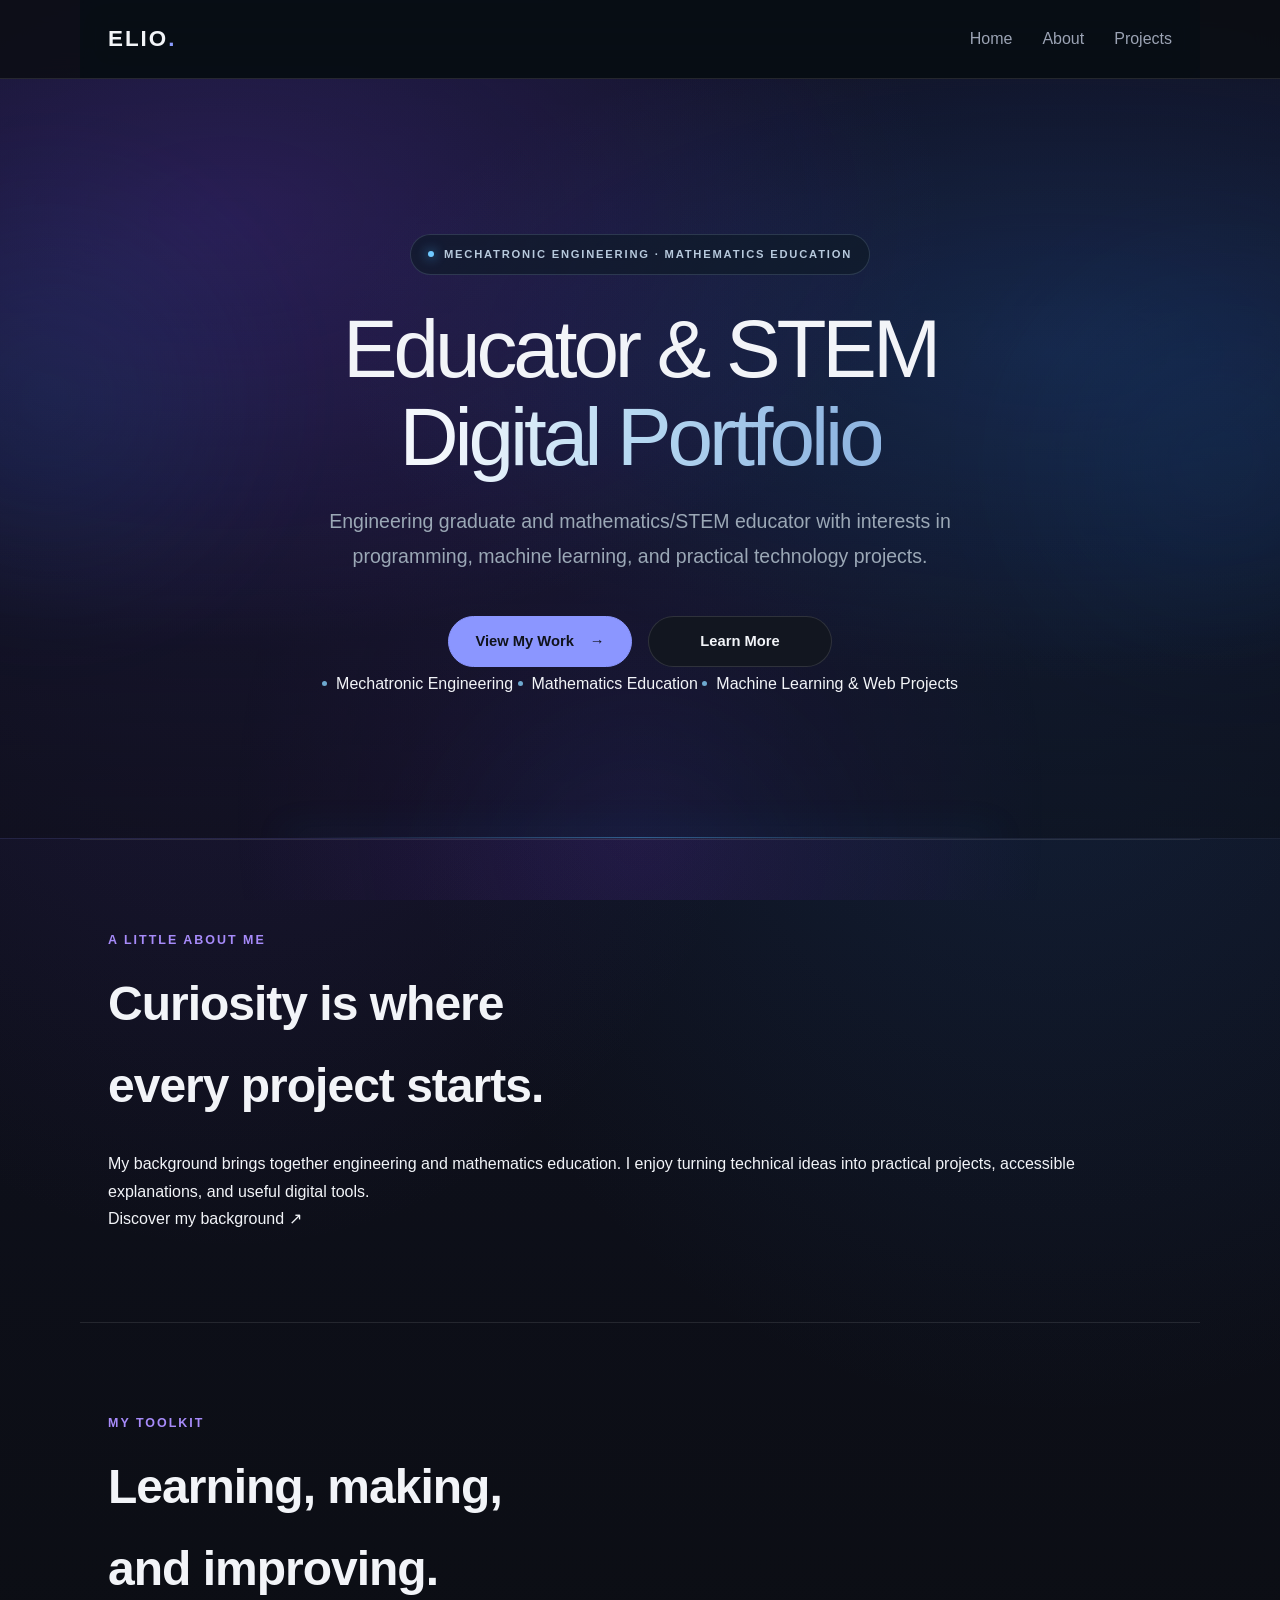
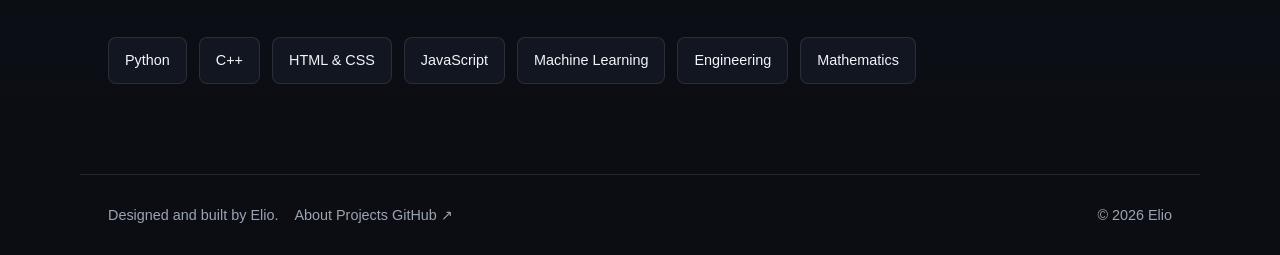
<file: index.html>
<!DOCTYPE html>
<html lang="en">
<head>
    <meta charset="UTF-8">
    <meta name="viewport" content="width=device-width, initial-scale=1.0">
    <title>Elio | Engineering & Technology Portfolio</title>
    <meta name="description" content="Explore Elio's work in mechatronic engineering, mathematics education, machine learning, and web development.">
    <meta name="theme-color" content="#080e16">
    <link rel="stylesheet" href="style.css">
</head>
<body class="homepage">
    <header>
        <nav class="navbar">
            <a href="index.html" class="logo">ELIO<span>.</span></a>
            <ul class="nav-links">
                <li><a href="index.html" aria-current="page">Home</a></li>
                <li><a href="about.html">About</a></li>
                <li><a href="projects.html">Projects</a></li>
            </ul>
        </nav>
    </header>

    <main>
        <section class="centered-hero">
            <div class="hero-light hero-light-one"></div>
            <div class="hero-light hero-light-two"></div>
            <div class="hero-light hero-light-three"></div>
            
            <div class="hero-content-centered">
                <p class="hero-eyebrow"><span class="status-dot"></span> MECHATRONIC ENGINEERING · MATHEMATICS EDUCATION</p>
                <h1>Educator & STEM<br><span>Digital Portfolio</span></h1>
                <p class="hero-subtitle">
                    Engineering graduate and mathematics/STEM educator with interests in programming, machine learning, and practical technology projects.
                </p>
                
                <div class="hero-actions-centered">
                    <a href="projects.html" class="button primary-button">View My Work <span aria-hidden="true">→</span></a>
                    <a href="about.html" class="button secondary-button">Learn More</a>
                </div>
                
                <div class="hero-highlights">
                    <span><i></i> Mechatronic Engineering</span>
                    <span><i></i> Mathematics Education</span>
                    <span><i></i> Machine Learning & Web Projects</span>
                </div>
                
            </div>
            <div class="hero-bottom-glow" aria-hidden="true"></div>
        </section>

        <section class="section home-intro">
            <div>
                <p class="section-label">A LITTLE ABOUT ME</p>
                <h2>Curiosity is where<br><span>every project starts.</span></h2>
            </div>
            
            <div class="home-intro-copy">
                <p>My background brings together engineering and mathematics education. I enjoy turning technical ideas into practical projects, accessible explanations, and useful digital tools.</p>
                <a class="text-link" href="about.html">Discover my background ↗</a>
            </div>
        </section>


        <section class="section home-skills">
            <div>
                <p class="section-label">MY TOOLKIT</p>
                <h2>Learning, making,<br><span>and improving.</span></h2>
            </div>
            <div class="skills-list">
                <span>Python</span><span>C++</span><span>HTML & CSS</span><span>JavaScript</span><span>Machine Learning</span><span>Engineering</span><span>Mathematics</span>
            </div>
        </section>

    <footer>
        <p>Designed and built by Elio.</p>
        <div><a href="about.html">About</a>
            <a href="projects.html">Projects</a>
            <a href="https://github.com/E1io777" target="_blank" rel="noopener noreferrer">GitHub ↗</a>
        </div>
    </footer>
    <script src="script.js"></script>
</body>
</html>
</file>
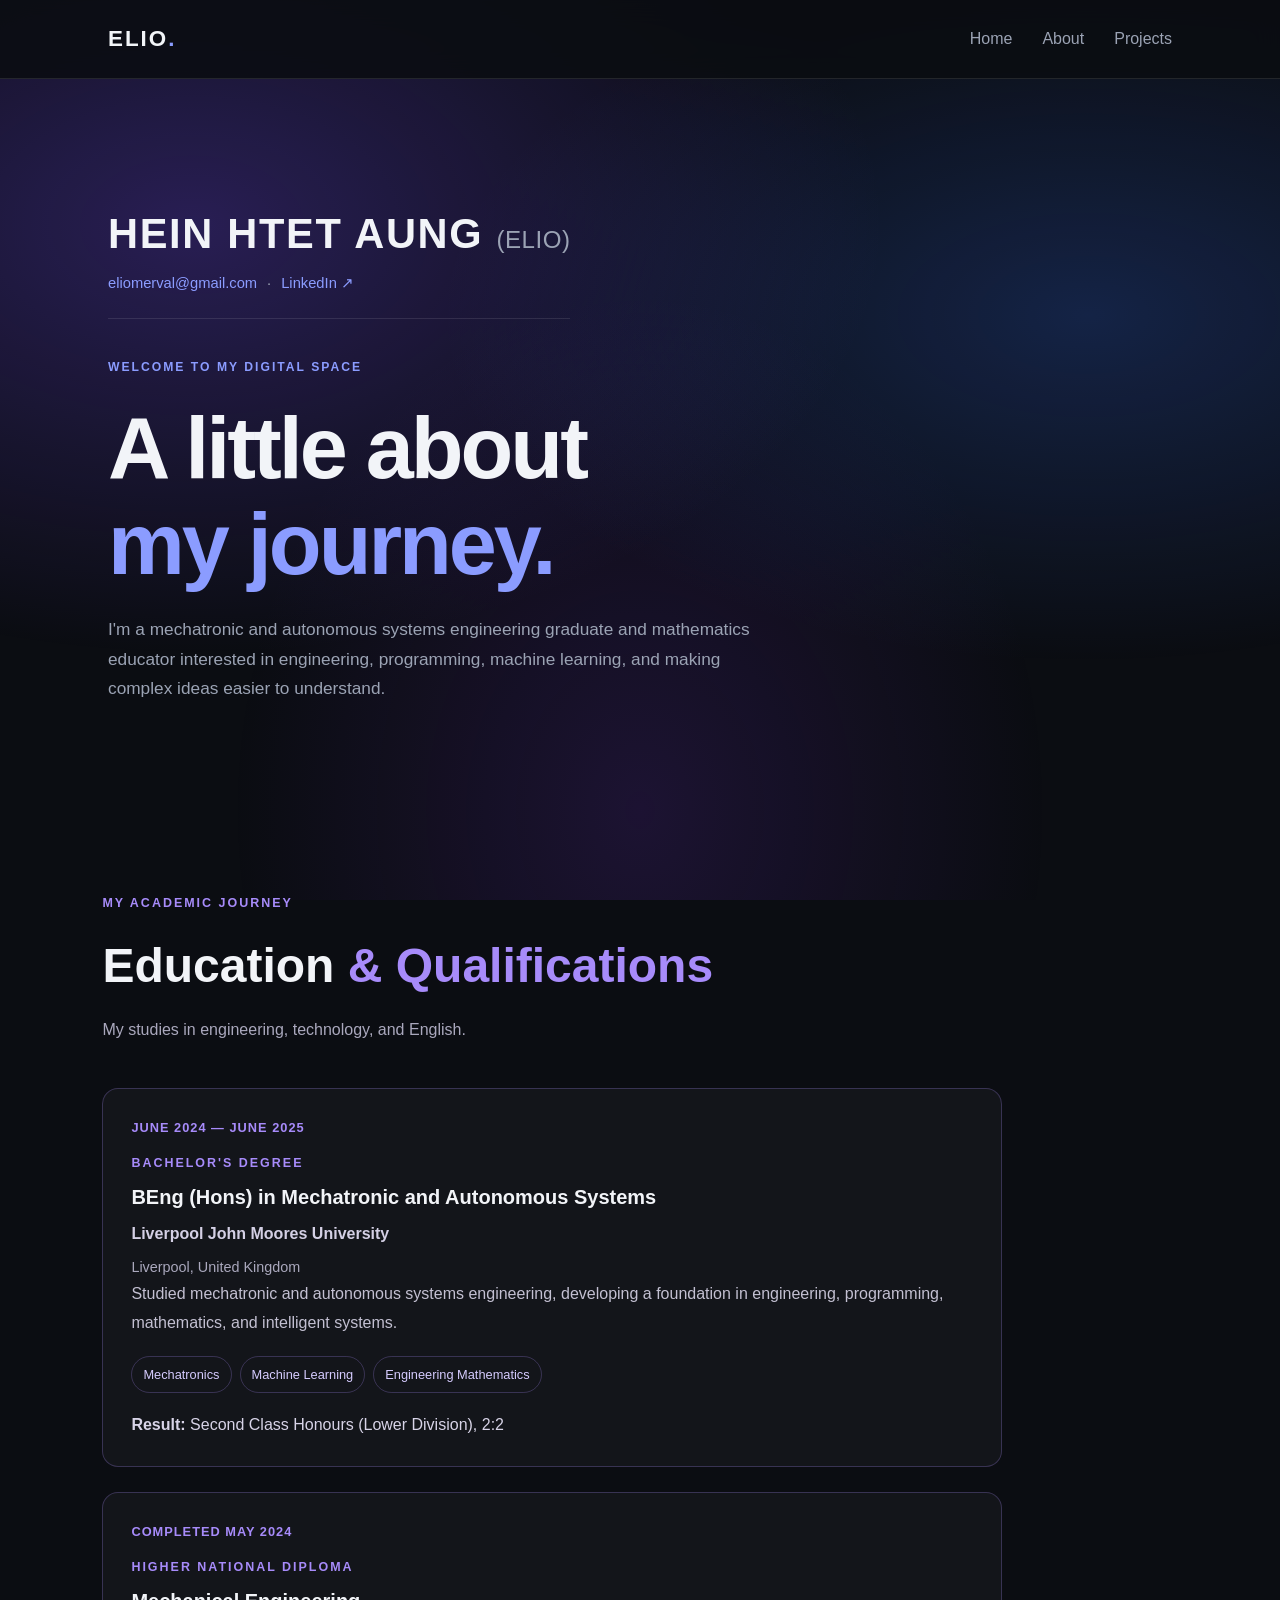
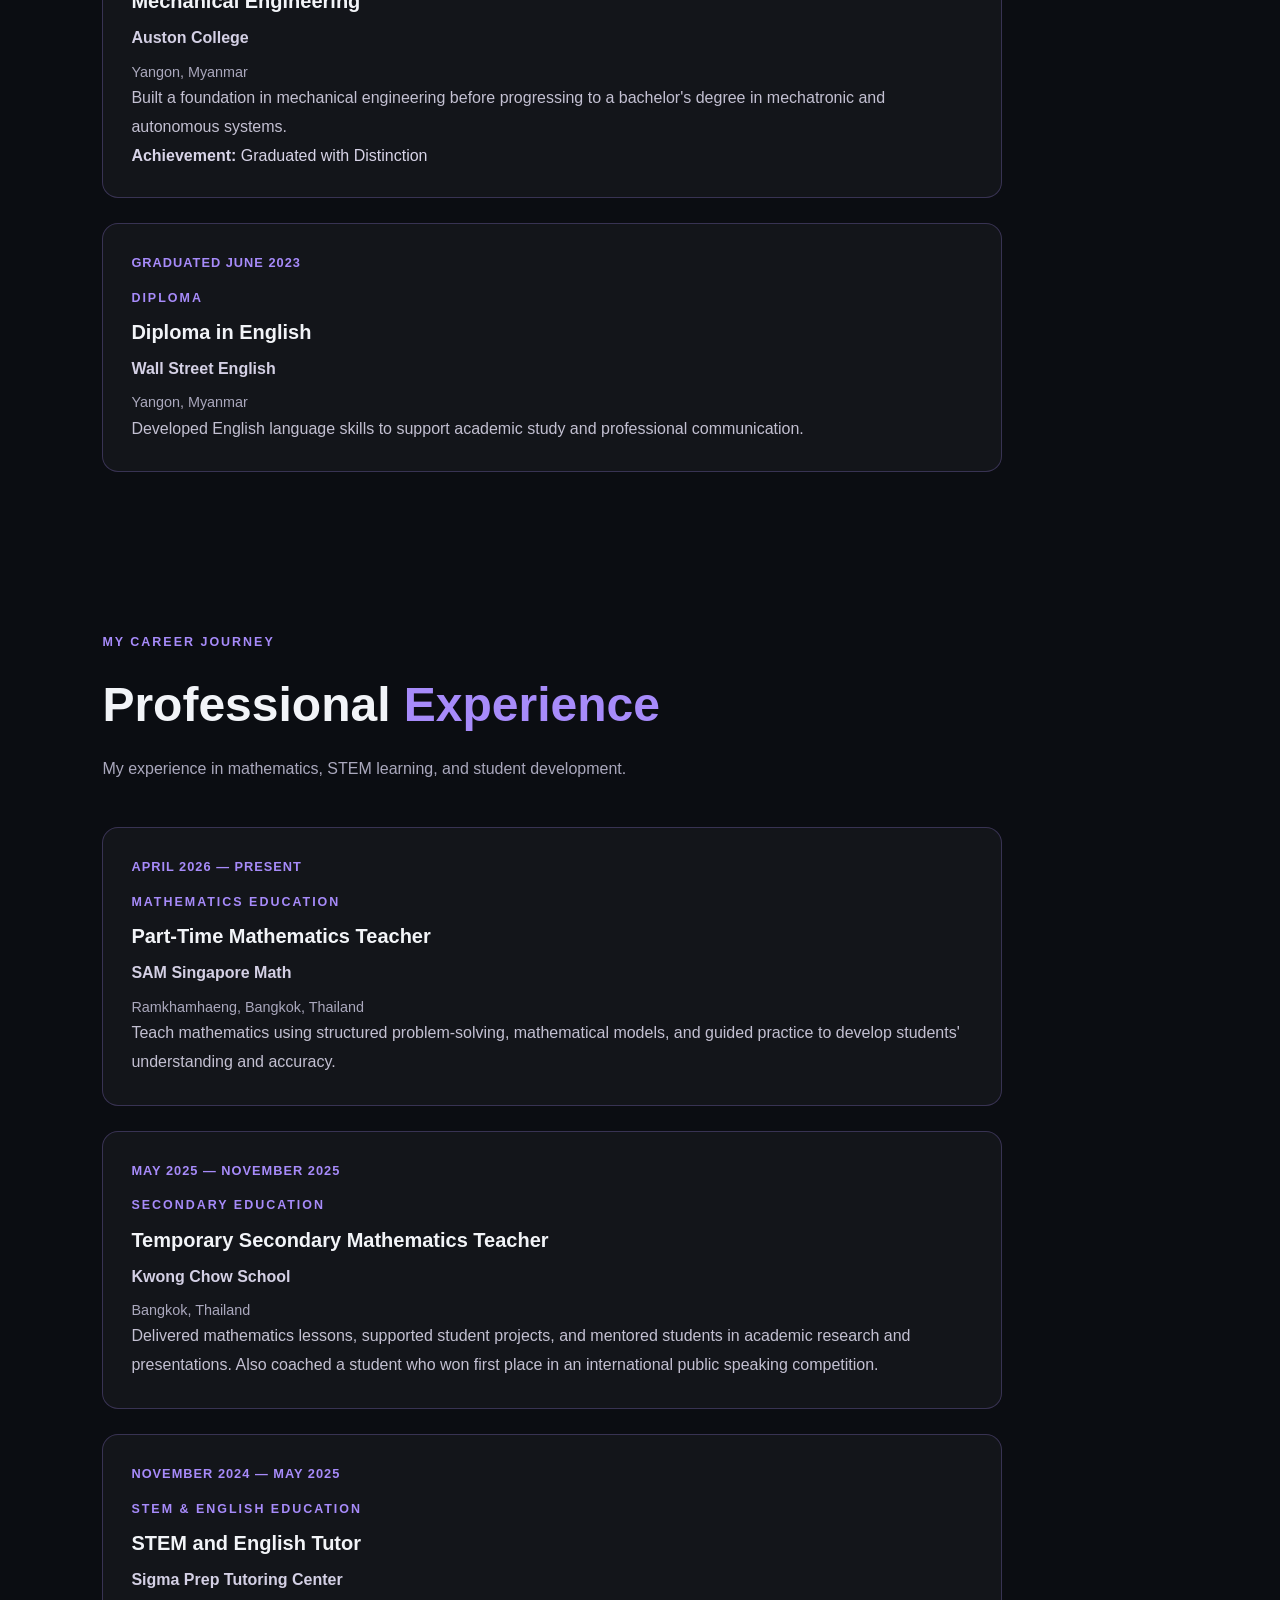
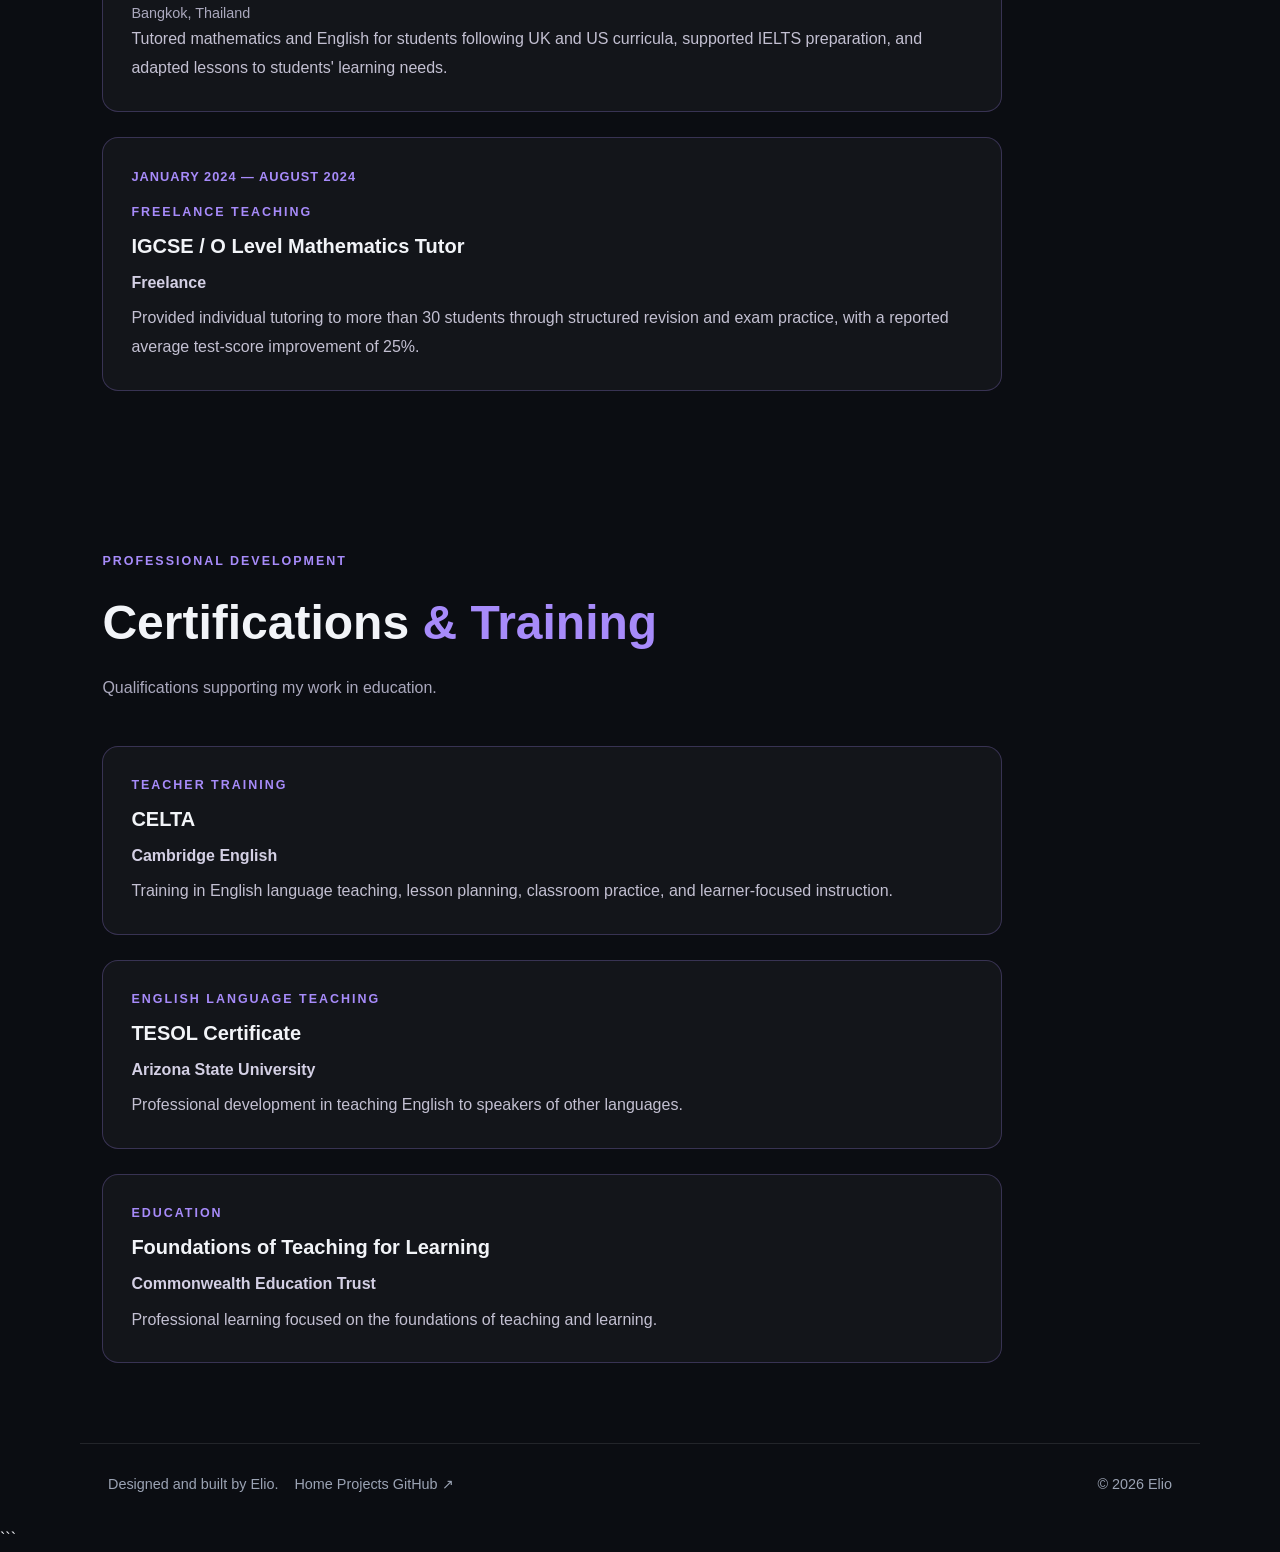
<file: about.html>
<!DOCTYPE html>
<html lang="en">
<head>
    <meta charset="UTF-8">
    <meta name="viewport" content="width=device-width, initial-scale=1.0">

    <title>About Me | Elio</title>
    <meta name="description" content="Learn about Elio's engineering education, professional experience, and teaching qualifications.">
    <meta name="theme-color" content="#0b0b14">

    <link rel="stylesheet" href="style.css">
</head>

<body>

    <!-- Navigation -->
    <header>
        <nav class="navbar">
            <a href="index.html" class="logo">ELIO<span>.</span></a>

            <ul class="nav-links">
                <li><a href="index.html">Home</a></li>
                <li><a href="about.html">About</a></li>
                <li><a href="projects.html">Projects</a></li>
            </ul>
        </nav>
    </header>

    <main>

        <!-- Introduction -->
        <section class="hero">
            <div class="resume-contact-header">
                <h2>HEIN HTET AUNG <span>(ELIO)</span></h2>
                <div class="resume-contact-links">
                    <a href="mailto:eliomerval@gmail.com">eliomerval@gmail.com</a>
                    <span aria-hidden="true">·</span>
                    <a href="https://www.linkedin.com/in/hein-htet-aung-7778bb255/" target="_blank" rel="noopener noreferrer">LinkedIn ↗</a>
                </div>
            </div>

            <p class="intro">MY BACKGROUND</p>

            <h1>
                A little about<br>
                <span>my journey.</span>
            </h1>

            <p class="hero-description">
                I'm a mechatronic and autonomous systems engineering
                graduate and mathematics educator interested in
                engineering, programming, machine learning, and
                making complex ideas easier to understand.
            </p>
        </section>


        <!-- Education -->
        <section id="education" class="education-section">
            <div class="section-heading">
                <p class="section-label">MY ACADEMIC JOURNEY</p>
                <h2>Education <span>& Qualifications</span></h2>
                <p class="section-description">
                    My studies in engineering, technology, and English.
                </p>
            </div>

            <div class="education-timeline">

                <article class="education-card">
                    <div class="education-date">JUNE 2024 — JUNE 2025</div>

                    <div class="education-content">
                        <p class="education-type">BACHELOR'S DEGREE</p>
                        <h3>BEng (Hons) in Mechatronic and Autonomous Systems</h3>
                        <h4>Liverpool John Moores University</h4>
                        <p class="education-location">
                            Liverpool, United Kingdom
                        </p>

                        <p>
                            Studied mechatronic and autonomous systems
                            engineering, developing a foundation in
                            engineering, programming, mathematics,
                            and intelligent systems.
                        </p>

                        <div class="education-tags">
                            <span>Mechatronics</span>
                            <span>Machine Learning</span>
                            <span>Engineering Mathematics</span>
                        </div>

                        <p class="education-result">
                            <strong>Result:</strong>
                            Second Class Honours (Lower Division), 2:2
                        </p>
                    </div>
                </article>


                <article class="education-card">
                    <div class="education-date">COMPLETED MAY 2024</div>

                    <div class="education-content">
                        <p class="education-type">HIGHER NATIONAL DIPLOMA</p>
                        <h3>Mechanical Engineering</h3>
                        <h4>Auston College</h4>
                        <p class="education-location">Yangon, Myanmar</p>

                        <p>
                            Built a foundation in mechanical engineering
                            before progressing to a bachelor's degree
                            in mechatronic and autonomous systems.
                        </p>

                        <p class="education-result">
                            <strong>Achievement:</strong>
                            Graduated with Distinction
                        </p>
                    </div>
                </article>


                <article class="education-card">
                    <div class="education-date">GRADUATED JUNE 2023</div>

                    <div class="education-content">
                        <p class="education-type">DIPLOMA</p>
                        <h3>Diploma in English</h3>
                        <h4>Wall Street English</h4>
                        <p class="education-location">Yangon, Myanmar</p>

                        <p>
                            Developed English language skills to support
                            academic study and professional communication.
                        </p>
                    </div>
                </article>

            </div>
        </section>


        <!-- Professional Experience -->
        <section id="experience" class="education-section">
            <div class="section-heading">
                <p class="section-label">MY CAREER JOURNEY</p>
                <h2>Professional <span>Experience</span></h2>
                <p class="section-description">
                    My experience in mathematics, STEM learning,
                    and student development.
                </p>
            </div>

            <div class="education-timeline">

                <article class="education-card">
                    <div class="education-date">APRIL 2026 — PRESENT</div>

                    <div class="education-content">
                        <p class="education-type">MATHEMATICS EDUCATION</p>
                        <h3>Part-Time Mathematics Teacher</h3>
                        <h4>SAM Singapore Math</h4>
                        <p class="education-location">
                            Ramkhamhaeng, Bangkok, Thailand
                        </p>

                        <p>
                            Teach mathematics using structured problem-solving,
                            mathematical models, and guided practice to develop
                            students' understanding and accuracy.
                        </p>
                    </div>
                </article>


                <article class="education-card">
                    <div class="education-date">MAY 2025 — NOVEMBER 2025</div>

                    <div class="education-content">
                        <p class="education-type">SECONDARY EDUCATION</p>
                        <h3>Temporary Secondary Mathematics Teacher</h3>
                        <h4>Kwong Chow School</h4>
                        <p class="education-location">Bangkok, Thailand</p>

                        <p>
                            Delivered mathematics lessons, supported student
                            projects, and mentored students in academic
                            research and presentations. Also coached a student
                            who won first place in an international public
                            speaking competition.
                        </p>
                    </div>
                </article>


                <article class="education-card">
                    <div class="education-date">NOVEMBER 2024 — MAY 2025</div>

                    <div class="education-content">
                        <p class="education-type">STEM & ENGLISH EDUCATION</p>
                        <h3>STEM and English Tutor</h3>
                        <h4>Sigma Prep Tutoring Center</h4>
                        <p class="education-location">Bangkok, Thailand</p>

                        <p>
                            Tutored mathematics and English for students
                            following UK and US curricula, supported IELTS
                            preparation, and adapted lessons to students'
                            learning needs.
                        </p>
                    </div>
                </article>


                <article class="education-card">
                    <div class="education-date">JANUARY 2024 — AUGUST 2024</div>

                    <div class="education-content">
                        <p class="education-type">FREELANCE TEACHING</p>
                        <h3>IGCSE / O Level Mathematics Tutor</h3>
                        <h4>Freelance</h4>

                        <p>
                            Provided individual tutoring to more than
                            30 students through structured revision and
                            exam practice, with a reported average
                            test-score improvement of 25%.
                        </p>
                    </div>
                </article>

            </div>
        </section>


        <!-- Certifications -->
        <section id="certifications" class="education-section">
            <div class="section-heading">
                <p class="section-label">PROFESSIONAL DEVELOPMENT</p>
                <h2>Certifications <span>& Training</span></h2>
                <p class="section-description">
                    Qualifications supporting my work in education.
                </p>
            </div>

            <div class="education-timeline">

                <article class="education-card">
                    <div class="education-content">
                        <p class="education-type">TEACHER TRAINING</p>
                        <h3>CELTA</h3>
                        <h4>Cambridge English</h4>
                        <p>
                            Training in English language teaching,
                            lesson planning, classroom practice,
                            and learner-focused instruction.
                        </p>
                    </div>
                </article>


                <article class="education-card">
                    <div class="education-content">
                        <p class="education-type">ENGLISH LANGUAGE TEACHING</p>
                        <h3>TESOL Certificate</h3>
                        <h4>Arizona State University</h4>
                        <p>
                            Professional development in teaching
                            English to speakers of other languages.
                        </p>
                    </div>
                </article>


                <article class="education-card">
                    <div class="education-content">
                        <p class="education-type">EDUCATION</p>
                        <h3>Foundations of Teaching for Learning</h3>
                        <h4>Commonwealth Education Trust</h4>
                        <p>
                            Professional learning focused on
                            the foundations of teaching and learning.
                        </p>
                    </div>
                </article>

            </div>
        </section>

    </main>


    <!-- Footer -->
    <footer>
        <p>Designed and built by Elio.</p>

        <div>
            <a href="index.html">Home</a>
            <a href="projects.html">Projects</a>
            <a href="https://github.com/E1io777"
               target="_blank"
               rel="noopener noreferrer">
                GitHub ↗
            </a>
        </div>
    </footer>

    <script src="script.js"></script>

</body>
</html>
```
</file>
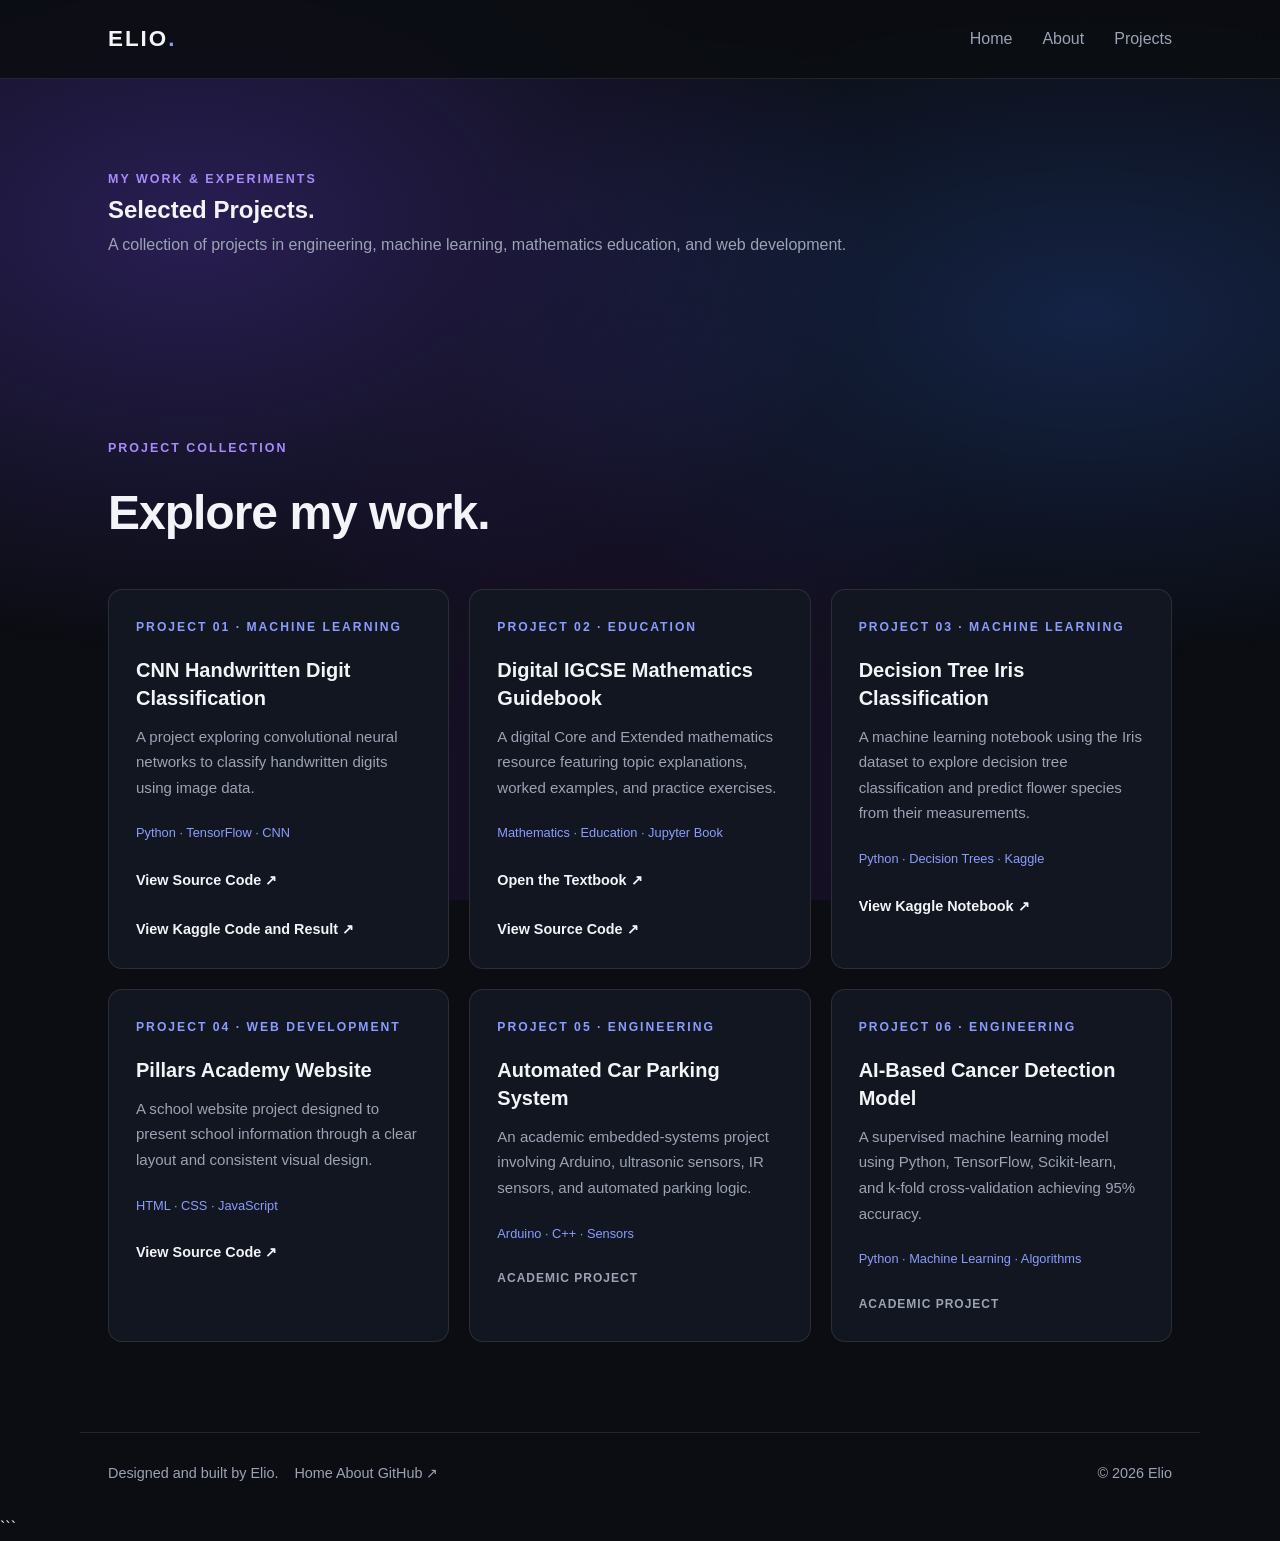
<file: projects.html>
<!DOCTYPE html>
<html lang="en">
<head>
    <meta charset="UTF-8">
    <meta name="viewport" content="width=device-width, initial-scale=1.0">

    <title>Projects | Elio</title>
    <meta name="description" content="Explore Elio's projects in machine learning, engineering, mathematics education, and web development.">
    <meta name="theme-color" content="#0b0b14">

    <link rel="stylesheet" href="style.css">
</head>

<body>

    <!-- Navigation -->
    <header>
        <nav class="navbar">
            <a href="index.html" class="logo">ELIO<span>.</span></a>

            <ul class="nav-links">
                <li><a href="index.html">Home</a></li>
                <li><a href="about.html">About</a></li>
                <li><a href="projects.html">Projects</a></li>
            </ul>
        </nav>
    </header>

    <main>

        <!-- Projects Page Heading -->
        <section class="section projects-header">
            <p class="section-label">MY WORK & EXPERIMENTS</p>
            <h1>Selected <span>Projects.</span></h1>
            <p class="section-description">
                A collection of projects in engineering,
                machine learning, mathematics education,
                and web development.
            </p>
        </section>


        <!-- Project Collection -->
        <section id="projects" class="section">
            <p class="section-label">PROJECT COLLECTION</p>

            <h2>Explore my work.</h2>

            <div class="project-grid">

                <!-- Project 1 -->
                <article class="project-card">
                    <p class="project-number">PROJECT 01 · MACHINE LEARNING</p>

                    <h3>CNN Handwritten Digit Classification</h3>

                    <p>
                        A project exploring convolutional neural networks
                        to classify handwritten digits using image data.
                    </p>

                    <p class="project-tags">
                        Python · TensorFlow · CNN
                    </p>

                    <a href="https://github.com/E1io777/CNN-handwritten-digit-classification"
                       target="_blank"
                       rel="noopener noreferrer">
                        View Source Code ↗
                    </a>
                    <a  href="https://www.kaggle.com/code/eliomerval/cnn-handwritten-digit-classification"
                        target= "_blank"
                        rel="noopener noreferrer">
                        View Kaggle Code and Result ↗
                    </a>
                </article>


                <!-- Project 2 -->
                <article class="project-card">
                    <p class="project-number">PROJECT 02 · EDUCATION</p>

                    <h3>Digital IGCSE Mathematics Guidebook</h3>

                    <p>
                        A digital Core and Extended mathematics resource
                        featuring topic explanations, worked examples,
                        and practice exercises.
                    </p>

                    <p class="project-tags">
                        Mathematics · Education · Jupyter Book
                    </p>

                    <a href="https://e1io777.github.io/IGCSE_Mathematics_C-E/"
                       target="_blank"
                       rel="noopener noreferrer">
                        Open the Textbook ↗
                    </a>

                    <a href="https://github.com/E1io777/IGCSE_Mathematics_C-E"
                       target="_blank"
                       rel="noopener noreferrer">
                        View Source Code ↗
                    </a>
                </article>


                <!-- Project 3 -->
                <article class="project-card">
                    <p class="project-number">PROJECT 03 · MACHINE LEARNING</p>

                    <h3>Decision Tree Iris Classification</h3>

                    <p>
                        A machine learning notebook using the Iris dataset
                        to explore decision tree classification and predict
                        flower species from their measurements.
                    </p>

                    <p class="project-tags">
                        Python · Decision Trees · Kaggle
                    </p>

                    <a href="https://www.kaggle.com/code/eliomerval/decision-tree-iris-classification"
                       target="_blank"
                       rel="noopener noreferrer">
                        View Kaggle Notebook ↗
                    </a>
                </article>


                <!-- Project 4 -->
                <article class="project-card">
                    <p class="project-number">PROJECT 04 · WEB DEVELOPMENT</p>

                    <h3>Pillars Academy Website</h3>

                    <p>
                        A school website project designed to present
                        school information through a clear layout
                        and consistent visual design.
                    </p>

                    <p class="project-tags">
                        HTML · CSS · JavaScript
                    </p>

                    <a href="https://github.com/E1io777/Pillars_Academy"
                       target="_blank"
                       rel="noopener noreferrer">
                        View Source Code ↗
                    </a>
                </article>


                <!-- Project 5 -->
                <article class="project-card">
                    <p class="project-number">PROJECT 05 · ENGINEERING</p>

                    <h3>Automated Car Parking System</h3>

                    <p>
                        An academic embedded-systems project involving
                        Arduino, ultrasonic sensors, IR sensors,
                        and automated parking logic.
                    </p>

                    <p class="project-tags">
                        Arduino · C++ · Sensors
                    </p>
                    <span class="coming-soon">ACADEMIC PROJECT</span>
                </article>


                <!-- Project 6 -->
                <article class="project-card">
                    <p class="project-number">PROJECT 06 · ENGINEERING</p>

                    <h3>AI-Based Cancer Detection Model</h3>

                    <p>
                        A supervised machine learning model using 
                        Python, TensorFlow, Scikit-learn, and k-fold cross-validation
                        achieving 95% accuracy.
                    </p>

                    <p class="project-tags">
                        Python · Machine Learning · Algorithms
                    </p>

                    <span class="coming-soon">ACADEMIC PROJECT</span>
                </article>

            </div>
        </section>

    </main>


    <!-- Footer -->
    <footer>
        <p>Designed and built by Elio.</p>

        <div>
            <a href="index.html">Home</a>
            <a href="about.html">About</a>

            <a href="https://github.com/E1io777"
               target="_blank"
               rel="noopener noreferrer">
                GitHub ↗
            </a>
        </div>
    </footer>

    <script src="script.js"></script>

</body>
</html>
```
</file>
<file: style.css>
/* =========================
   1. Global Settings
========================= */

:root {
    --background: #0b0d12;
    --surface: #121620;
    --text: #f2f4f8;
    --muted: #9ba3b4;
    --accent: #8b9cff;
    --border: rgba(255, 255, 255, 0.10);
}

* {
    margin: 0;
    padding: 0;
    box-sizing: border-box;
}

html {
    scroll-behavior: smooth;
    scroll-padding-top: 90px;
}

body {
    background: var(--background);
    color: var(--text);
    font-family: Arial, Helvetica, sans-serif;
    line-height: 1.7;
}

a {
    color: inherit;
    text-decoration: none;
}

::selection {
    background: var(--accent);
    color: #0b0d12;
}


/* =========================
   2. Navigation Bar
========================= */

header {
    position: sticky;
    top: 0;
    z-index: 100;
    background: rgba(11, 13, 18, 0.88);
    backdrop-filter: blur(14px);
    border-bottom: 1px solid var(--border);
}

.navbar {
    max-width: 1120px;
    margin: auto;
    padding: 20px 28px;
    display: flex;
    align-items: center;
    justify-content: space-between;
}

.logo {
    font-size: 1.4rem;
    font-weight: 800;
    letter-spacing: 2px;
}

.logo span {
    color: var(--accent);
}

.nav-links {
    display: flex;
    gap: 30px;
    list-style: none;
}

.nav-links a {
    color: var(--muted);
    transition: color 0.25s ease;
}

.nav-links a:hover {
    color: var(--text);
}


/* =========================
   3. Hero Section
========================= */

.hero {
    max-width: 1120px;
    min-height: 590px;
    margin: auto;
    padding: 130px 28px 110px;
    display: flex;
    flex-direction: column;
    justify-content: center;
    align-items: flex-start;
}

.intro,
.section-label,
.project-number {
    color: var(--accent);
    font-size: 0.76rem;
    font-weight: 700;
    letter-spacing: 2px;
}

.hero h1 {
    margin: 22px 0;
    font-size: clamp(2.8rem, 7vw, 5.4rem);
    line-height: 1.12;
    letter-spacing: -3px;
}

.hero h1 span {
    color: var(--accent);
}

.hero-description {
    max-width: 650px;
    color: var(--muted);
    font-size: 1.08rem;
}

.hero-buttons {
    display: flex;
    flex-wrap: wrap;
    gap: 14px;
    margin-top: 32px;
}

.button {
    display: inline-block;
    padding: 12px 21px;
    border-radius: 8px;
    font-size: 0.92rem;
    font-weight: 700;
    transition:
        transform 0.25s ease,
        background 0.25s ease;
}

.button:hover {
    transform: translateY(-3px);
}

.primary-button {
    background: var(--accent);
    color: #0b0d12;
}

.primary-button:hover {
    background: #aab5ff;
}

.secondary-button {
    border: 1px solid var(--border);
    background: var(--surface);
}


/* =========================
   4. General Sections
========================= */

.section {
    max-width: 1120px;
    margin: auto;
    padding: 90px 28px;
}

.section h2 {
    margin: 12px 0 24px;
    font-size: clamp(2rem, 4vw, 3rem);
    letter-spacing: -1px;
}

.section > p:not(.section-label) {
    max-width: 760px;
    color: var(--muted);
}


/* =========================
   5. Project Cards
========================= */

.project-grid {
    display: grid;
    grid-template-columns: repeat(3, minmax(0, 1fr));
    gap: 20px;
    margin-top: 36px;
}

.project-card {
    padding: 27px;
    background: var(--surface);
    border: 1px solid var(--border);
    border-radius: 14px;
    display: flex;
    flex-direction: column;
    align-items: flex-start;
    transition:
        transform 0.3s ease,
        border-color 0.3s ease,
        background 0.3s ease;
}

.project-card:hover {
    transform: translateY(-6px);
    border-color: var(--accent);
    background: #171c29;
}

.project-card h3 {
    margin: 18px 0 12px;
    font-size: 1.25rem;
    line-height: 1.4;
}

.project-card > p:not(.project-number):not(.project-tags) {
    color: var(--muted);
    font-size: 0.94rem;
}

.project-tags {
    margin-top: 22px;
    color: var(--accent);
    font-size: 0.8rem;
}

.project-card a,
.coming-soon {
    margin-top: 24px;
    font-size: 0.9rem;
    font-weight: 700;
}

.project-card a:hover {
    color: var(--accent);
}

.coming-soon {
    color: var(--muted);
    font-size: 0.75rem;
    letter-spacing: 1px;
}


/* =========================
   6. Skills
========================= */

.skills-list {
    display: flex;
    flex-wrap: wrap;
    gap: 12px;
    margin-top: 28px;
}

.skills-list span {
    padding: 10px 16px;
    border: 1px solid var(--border);
    background: var(--surface);
    border-radius: 8px;
    font-size: 0.9rem;
    transition:
        border-color 0.25s ease,
        transform 0.25s ease;
}

.skills-list span:hover {
    border-color: var(--accent);
    transform: translateY(-3px);
}

.skills-note {
    margin-top: 20px;
    font-size: 0.9rem;
}


/* =========================
   7. Footer
========================= */

footer {
    max-width: 1120px;
    margin: auto;
    padding: 28px;
    border-top: 1px solid var(--border);
    display: flex;
    justify-content: space-between;
    gap: 16px;
    color: var(--muted);
    font-size: 0.9rem;
}

footer a:hover {
    color: var(--accent);
}


/* =========================
   8. Mobile Layout
========================= */

@media (max-width: 800px) {
    .project-grid {
        grid-template-columns: 1fr;
    }

    .hero {
        min-height: auto;
        padding-top: 100px;
        padding-bottom: 80px;
    }

    .section {
        padding-top: 65px;
        padding-bottom: 65px;
    }
}

@media (max-width: 480px) {
    .navbar {
        padding: 16px 20px;
    }

    .nav-links {
        gap: 13px;
        font-size: 0.8rem;
    }

    .hero,
    .section {
        padding-left: 20px;
        padding-right: 20px;
    }

    .hero h1 {
        letter-spacing: -1.5px;
    }

    footer {
        padding: 24px 20px;
        flex-wrap: wrap;
    }
}

/* =========================
   9. Scroll Reveal Animation
========================= */

.reveal {
    opacity: 0;
    transform: translateY(24px);
    transition:
        opacity 0.7s ease,
        transform 0.7s ease;
}

.reveal.visible {
    opacity: 1;
    transform: translateY(0);
}

.footer-year {
    margin-left: auto;
}

@media (prefers-reduced-motion: reduce) {
    *,
    *::before,
    *::after {
        scroll-behavior: auto !important;
        transition-duration: 0.01ms !important;
        animation-duration: 0.01ms !important;
    }

    .reveal {
        opacity: 1;
        transform: none;
    }
}


/* =========================
   10. Futuristic Ambient Glow
========================= */

body {
    position: relative;
    overflow-x: hidden;
    background: #0b0d12;
}

/* Keep the glow behind the content */
body::before {
    content: "";
    position: fixed;
    inset: 0;
    z-index: 0;
    pointer-events: none;

    background:
        radial-gradient(
            ellipse at 15% 25%,
            rgba(117, 76, 255, 0.28),
            transparent 45%
        ),
        radial-gradient(
            ellipse at 85% 35%,
            rgba(55, 115, 255, 0.22),
            transparent 42%
        ),
        radial-gradient(
            ellipse at 50% 90%,
            rgba(120, 50, 220, 0.16),
            transparent 45%
        );

    animation: ambientGlow 10s ease-in-out infinite alternate;
}

/* Keep the actual website above the background */
body > * {
    position: relative;
    z-index: 1;
}

@keyframes ambientGlow {
    from {
        opacity: 0.7;
    }

    to {
        opacity: 1;
    }
}

@media (prefers-reduced-motion: reduce) {
    body::before {
        animation: none;
        opacity: 1;
    }
}

/* Education timeline */

.education-section {
  padding: 80px 8%;
}

.section-heading {
  margin-bottom: 45px;
}

.section-label,
.education-type {
  color: #a78bfa;
  font-size: 0.78rem;
  font-weight: 700;
  letter-spacing: 2px;
}

.section-heading h2 {
  font-size: clamp(2rem, 4vw, 3rem);
  margin: 10px 0;
}

.section-heading h2 span {
  color: #a78bfa;
}

.section-description {
  color: #aaa8bd;
  line-height: 1.7;
}

.education-timeline {
  position: relative;
  display: grid;
  gap: 25px;
  max-width: 900px;
}

.education-card {
  position: relative;
  padding: 28px;
  border: 1px solid rgba(167, 139, 250, 0.25);
  border-radius: 16px;
  background: rgba(255, 255, 255, 0.035);
  transition: transform 0.25s ease, border-color 0.25s ease;
}

.education-card:hover {
  transform: translateY(-5px);
  border-color: #a78bfa;
}

.education-date {
  color: #a78bfa;
  font-size: 0.8rem;
  font-weight: 700;
  letter-spacing: 1px;
  margin-bottom: 14px;
}

.education-content h3 {
  font-size: 1.25rem;
  line-height: 1.5;
  margin: 8px 0;
}

.education-content h4 {
  color: #d4d0e5;
  margin: 8px 0;
}

.education-location {
  color: #aaa8bd;
  font-size: 0.9rem;
}

.education-content > p:not(.education-type):not(.education-location):not(.education-result) {
  color: #c3c0d2;
  line-height: 1.8;
}

.education-tags {
  display: flex;
  flex-wrap: wrap;
  gap: 8px;
  margin: 18px 0;
}

.education-tags span {
  padding: 7px 11px;
  border: 1px solid rgba(167, 139, 250, 0.25);
  border-radius: 20px;
  color: #d6ccff;
  font-size: 0.8rem;
}

.education-result {
  color: #d8d4e8;
  line-height: 1.7;
}

@media (max-width: 600px) {
  .education-section {
    padding: 55px 6%;
  }

  .education-card {
    padding: 20px;
  }
}



/* =========================
   HOMEPAGE: centered cinematic hero
   Added for index.html only
========================= */
.homepage {
    background: #080e16;
    background-image:
        radial-gradient(ellipse at 50% 24%, rgba(22, 53, 76, .25), transparent 54%),
        linear-gradient(180deg, #080e16 0%, #090e17 70%, #0b0d12 100%);
}
.homepage .navbar { background: rgba(8, 14, 22, .82); backdrop-filter: blur(16px); }
.centered-hero {
    min-height: min(760px, calc(100vh - 66px));
    position: relative;
    overflow: hidden;
    display: flex;
    align-items: center;
    justify-content: center;
    padding: 78px 24px 64px;
    isolation: isolate;
    border-bottom: 1px solid rgba(150, 190, 220, .08);
    background:
        radial-gradient(ellipse at 50% 110%, rgba(22, 88, 130, .17), transparent 46%),
        linear-gradient(180deg, rgba(5, 12, 20, .12), rgba(5, 12, 20, .04));
}
.hero-content-centered {
    width: min(100%, 980px);
    text-align: center;
    position: relative;
    z-index: 2;
}
.hero-eyebrow {
    display: inline-flex;
    align-items: center;
    gap: 10px;
    padding: 10px 17px;
    border: 1px solid rgba(167, 195, 219, .18);
    border-radius: 999px;
    background: rgba(15, 27, 39, .66);
    color: #b7c9dc;
    font-size: .7rem;
    font-weight: 700;
    letter-spacing: 1.8px;
}
.status-dot { width: 6px; height: 6px; border-radius: 50%; background: #70c9ff; box-shadow: 0 0 12px #4bbcff; }
.centered-hero h1 {
    margin: 30px auto 22px;
    max-width: 1050px;
    font-size: clamp(3.1rem, 7.5vw, 6.6rem);
    font-weight: 500;
    letter-spacing: -.065em;
    line-height: 1.03;
    text-wrap: balance;
}
.centered-hero h1 span {
    color: #d8e7f5;
    background: linear-gradient(95deg, #f3f7fc 10%, #b7d9f2 48%, #91b7e2 90%);
    -webkit-background-clip: text;
    background-clip: text;
    -webkit-text-fill-color: transparent;
}
.hero-subtitle {
    max-width: 680px;
    margin: 0 auto;
    color: #9ba8b6;
    font-size: clamp(1rem, 1.6vw, 1.22rem);
    line-height: 1.8;
}
.hero-actions-centered {
    display: flex;
    justify-content: center;
    align-items: center;
    flex-wrap: wrap;
    gap: 16px;
    margin-top: 42px;
}
.centered-hero .button, .home-contact .button {
    min-width: 184px;
    min-height: 48px;
    display: inline-flex;
    justify-content: center;
    align-items: center;
    gap: 16px;
    border-radius: 999px;
    text-decoration: none;
}

/* Primary button: lavender blue */
.centered-hero .primary-button {
    background: #8B96FF;
    color: #10131C;
    border: 1px solid #8B96FF;
    box-shadow: none;
    transition: background 0.25s ease, transform 0.25s ease;
}

/* Primary button hover effect */
.centered-hero .primary-button:hover {
    background: #A0A9FF;
    border-color: #A0A9FF;
    color: #10131C;
    transform: translateY(-2px);
}

/* Secondary button: dark charcoal */
.centered-hero .secondary-button {
    background: #121620;
    color: #F2F4F8;
    border: 1px solid rgba(255, 255, 255, 0.12);
    transition: background 0.25s ease, transform 0.25s ease;
}

/* Secondary button hover effect */
.centered-hero .secondary-button:hover {
    background: #1A2030;
    border-color: rgba(255, 255, 255, 0.24);
    color: #FFFFFF;
    transform: translateY(-2px);
}

}
.hero-highlights {
    display: flex;
    justify-content: center;
    align-items: center;
    flex-wrap: wrap;
    gap: 12px 25px;
    margin-top: 38px;
    color: #778797;
    font-size: .78rem;
}
.hero-highlights span { display: inline-flex; align-items: center; gap: 9px; }
.hero-highlights i { display: inline-block; width: 5px; height: 5px; border-radius: 50%; background: #6ea9cf; }
.hero-light {
    pointer-events: none;
    position: absolute;
    width: 40vw;
    height: 40vw;
    max-width: 620px;
    max-height: 620px;
    border-radius: 50%;
    filter: blur(60px);
    opacity: .22;
    z-index: -1;
}
.hero-light-one { top: 8%; left: -16%; background: radial-gradient(circle, #0c83c5, transparent 68%); }
.hero-light-two { top: 16%; right: -15%; background: radial-gradient(circle, #1759a5, transparent 70%); }
.hero-light-three { bottom: -40%; left: 30%; background: radial-gradient(circle, #164d8c, transparent 70%); opacity: .2; }
.hero-bottom-glow {
    position: absolute;
    height: 1px;
    width: 55%;
    bottom: 0;
    left: 22.5%;
    background: linear-gradient(90deg, transparent, rgba(76, 174, 237, .48), transparent);
    box-shadow: 0 0 35px 6px rgba(37, 133, 201, .12);
}
.homepage .home-intro, .homepage .home-skills { border-top: 1px solid var(--border); }
@media (max-width: 700px) {
    .centered-hero { min-height: 680px; padding: 65px 20px 54px; }
    .centered-hero h1 { font-size: clamp(2.8rem, 10vw, 4.6rem); letter-spacing: -.055em; }
    .hero-eyebrow { font-size: .59rem; letter-spacing: 1px; padding: 9px 12px; }
    .hero-subtitle { font-size: 1rem; }
    .hero-actions-centered { gap: 12px; margin-top: 30px; }
    .centered-hero .button { min-width: 160px; }
    .hero-highlights { gap: 10px 16px; font-size: .7rem; }
}
@media (prefers-reduced-motion: reduce) {
    .centered-hero *, .hero-light { animation: none !important; transition: none !important; }
}


/* Small homepage-only corrections: match the glow used elsewhere on the site */
.homepage {
    background-color: var(--background);
    background-image:
        radial-gradient(ellipse at 18% 20%, rgba(91, 54, 177, 0.22), transparent 42%),
        radial-gradient(ellipse at 82% 35%, rgba(34, 91, 157, 0.20), transparent 45%),
        linear-gradient(180deg, #111326 0%, #0b0d12 100%);
}
.homepage .centered-hero {
    background:
        radial-gradient(ellipse at 18% 18%, rgba(91, 54, 177, 0.22), transparent 48%),
        radial-gradient(ellipse at 82% 36%, rgba(34, 91, 157, 0.20), transparent 48%),
        linear-gradient(180deg, rgba(17, 19, 38, 0.78) 0%, rgba(11, 13, 18, 0.38) 100%);
}
.homepage .hero-light {
    display: block;
    opacity: 0.12;
}
.homepage .centered-hero h1 {
    font-size: clamp(2.8rem, 6.4vw, 5.4rem);
    letter-spacing: -.05em;
    line-height: 1.08;
}
@media (max-width: 700px) {
    .homepage .centered-hero h1 {
        font-size: clamp(2.35rem, 8.5vw, 4rem);
    }
}


/* About page: compact resume-style name and contact links */
.resume-contact-header {
    margin-bottom: 38px;
    padding-bottom: 22px;
    border-bottom: 1px solid var(--border);
}
.resume-contact-header h2 {
    font-size: clamp(1.8rem, 4vw, 2.6rem);
    line-height: 1.2;
    letter-spacing: .04em;
    font-weight: 800;
}
.resume-contact-header h2 span {
    color: var(--muted);
    font-size: .58em;
    font-weight: 500;
    letter-spacing: .02em;
}
.resume-contact-links {
    display: flex;
    align-items: center;
    flex-wrap: wrap;
    gap: 10px;
    margin-top: 12px;
    color: var(--muted);
    font-size: .92rem;
}
.resume-contact-links a {
    color: var(--accent);
    transition: color .2s ease;
}
.resume-contact-links a:hover {
    color: var(--text);
    text-decoration: underline;
}
@media (max-width: 520px) {
    .resume-contact-header { margin-bottom: 30px; }
    .resume-contact-links { gap: 8px; font-size: .85rem; }
}
</file>
